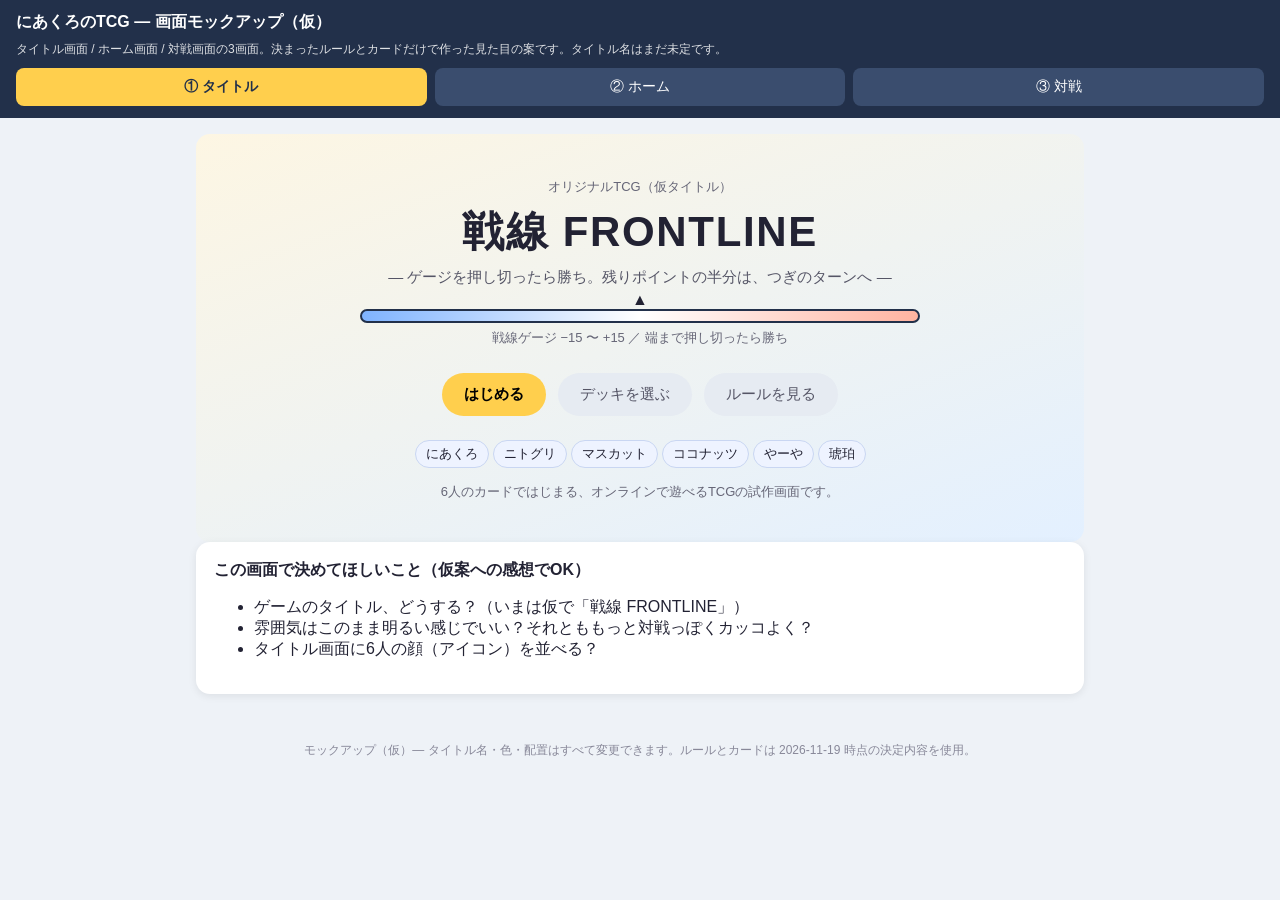
<file: docs/screens-mockup.html>
<!DOCTYPE html>
<!-- にあくろのオリジナルTCG — 画面モックアップ（仮・2026-11-19作成）
     決まっているルールとカードだけを使った見た目のたたき台です。
     タイトル名は未定のため「仮タイトル」としています。数値はすべて例です。
     ルール出典: ~/workspace/tcg/docs/RULES.md, カード出典: ~/workspace/tcg/docs/CARDS.md -->
<html lang="ja">
<head>
<meta charset="utf-8">
<meta name="viewport" content="width=device-width, initial-scale=1">
<title>TCG 画面モックアップ（仮）</title>
<style>
  * { box-sizing: border-box; }
  body { margin: 0; font-family: "Hiragino Kaku Gothic ProN", "Noto Sans JP", sans-serif; background: #eef2f7; color: #223; }
  header { background: #22304a; color: #fff; padding: 12px 16px; position: sticky; top: 0; z-index: 10; }
  header h1 { font-size: 16px; margin: 0 0 8px; }
  header p { font-size: 12px; margin: 0; opacity: .85; }
  nav { display: flex; gap: 8px; margin-top: 10px; }
  nav button { flex: 1; padding: 10px 4px; border: none; border-radius: 8px; background: #3a4d6e; color: #fff; font-size: 14px; cursor: pointer; }
  nav button.active { background: #ffcf4d; color: #22304a; font-weight: bold; }
  main { max-width: 920px; margin: 0 auto; padding: 16px; }
  .screen { display: none; }
  .screen.active { display: block; }
  .card { background: #fff; border-radius: 14px; padding: 18px; margin-bottom: 14px; box-shadow: 0 2px 8px rgba(0,0,0,.08); }
  .btn { display: inline-block; padding: 12px 22px; border-radius: 999px; border: none; background: #ffcf4d; font-size: 15px; font-weight: bold; cursor: pointer; margin: 4px; }
  .btn.sub { background: #e6ebf2; font-weight: normal; }
  .btn.danger { background: #ff8a7a; color: #fff; }
  .muted { color: #667; font-size: 13px; }
  .chips span { display: inline-block; background: #eef3ff; border: 1px solid #c9d6f2; border-radius: 999px; padding: 4px 10px; margin: 2px; font-size: 13px; }
  /* タイトル画面 */
  .title-hero { text-align: center; padding: 44px 16px 28px; background: linear-gradient(160deg, #fdf6e3, #e3f0ff); border-radius: 14px; }
  .title-hero h2 { font-size: 42px; margin: 8px 0; letter-spacing: .04em; }
  .title-hero .sub { font-size: 15px; color: #556; }
  .gauge-mini { height: 14px; border-radius: 999px; background: linear-gradient(90deg, #7fb3ff, #fff 50%, #ffb3a0); border: 2px solid #22304a; position: relative; margin: 22px auto 6px; max-width: 560px; }
  .gauge-mini::after { content: "▲"; position: absolute; left: 50%; top: -20px; transform: translateX(-50%); }
  /* ホーム画面 */
  .deck-grid { display: grid; grid-template-columns: repeat(auto-fit, minmax(240px, 1fr)); gap: 12px; }
  .deck { border: 2px solid #dbe3ef; border-radius: 12px; padding: 14px; background: #fbfcff; }
  .deck.picked { border-color: #ffcf4d; background: #fffbe8; }
  .deck h3 { margin: 0 0 4px; font-size: 16px; }
  /* 対戦画面 */
  .battle { background: #1d2b45; color: #fff; border-radius: 14px; padding: 16px; }
  .battle .row { display: flex; gap: 8px; flex-wrap: wrap; align-items: center; }
  .mini-hand { display: flex; gap: 6px; justify-content: center; margin: 6px 0; }
  .mini-hand .back { width: 44px; height: 60px; border-radius: 6px; background: #c0392b; border: 2px solid #fff3; display: flex; align-items: center; justify-content: center; font-size: 20px; }
  .field { display: flex; gap: 10px; justify-content: center; flex-wrap: wrap; margin: 10px 0; min-height: 110px; }
  .unit { width: 104px; background: #fff; color: #223; border-radius: 10px; padding: 8px; text-align: center; border: 3px solid #9fb4d8; }
  .unit.ally { border-color: #ffcf4d; }
  .unit .cost { font-size: 12px; color: #667; }
  .unit .name { font-weight: bold; font-size: 14px; }
  .unit .stats { font-size: 18px; font-weight: bold; margin-top: 4px; }
  .unit .fx { font-size: 11px; color: #556; margin-top: 4px; line-height: 1.4; }
  .gauge-wrap { background: #fff; color: #223; border-radius: 10px; padding: 12px; margin: 12px 0; }
  .gauge-bar { position: relative; height: 22px; border-radius: 999px; background: linear-gradient(90deg, #7fb3ff, #eee 50%, #ffb3a0); border: 2px solid #22304a; }
  .gauge-marker { position: absolute; top: -8px; width: 4px; height: 34px; background: #22304a; transform: translateX(-50%); }
  .gauge-marker::after { content: "▼"; position: absolute; top: -14px; left: 50%; transform: translateX(-50%); font-size: 12px; }
  .gauge-labels { display: flex; justify-content: space-between; font-size: 12px; color: #667; margin-top: 4px; }
  .hand { display: flex; gap: 8px; justify-content: center; flex-wrap: wrap; }
  .hand .unit { width: 118px; cursor: pointer; }
  .status { background: #fff8db; border: 1px solid #ffcf4d; border-radius: 10px; padding: 10px 12px; font-size: 14px; margin: 10px 0; }
  .points { font-size: 18px; font-weight: bold; }
  .tag { display: inline-block; font-size: 11px; background: #eef3ff; border-radius: 999px; padding: 2px 8px; margin: 2px; }
  footer { text-align: center; color: #889; font-size: 12px; padding: 18px; }
</style>
</head>
<body>
<header>
  <h1>にあくろのTCG — 画面モックアップ（仮）</h1>
  <p>タイトル画面 / ホーム画面 / 対戦画面の3画面。決まったルールとカードだけで作った見た目の案です。タイトル名はまだ未定です。</p>
  <nav>
    <button id="tab-title" class="active" onclick="show('title')">① タイトル</button>
    <button id="tab-home" onclick="show('home')">② ホーム</button>
    <button id="tab-battle" onclick="show('battle')">③ 対戦</button>
  </nav>
</header>
<main>

<!-- ============ ① タイトル画面 ============ -->
<section id="screen-title" class="screen active">
  <div class="title-hero">
    <div class="muted">オリジナルTCG（仮タイトル）</div>
    <h2>戦線 FRONTLINE</h2>
    <div class="sub">― ゲージを押し切ったら勝ち。残りポイントの半分は、つぎのターンへ ―</div>
    <div class="gauge-mini"></div>
    <div class="muted">戦線ゲージ −15 〜 +15 ／ 端まで押し切ったら勝ち</div>
    <div style="margin-top: 22px;">
      <button class="btn" onclick="show('home')">はじめる</button>
      <button class="btn sub" onclick="show('home')">デッキを選ぶ</button>
      <button class="btn sub" onclick="alert('ルール画面（仮）：ポイントは毎ターン+1、残りの半分（切り捨て）を繰り越し。顔への攻撃がいちばんゲージを押せる。')">ルールを見る</button>
    </div>
    <div class="chips" style="margin-top: 18px;">
      <span>にあくろ</span><span>ニトグリ</span><span>マスカット</span><span>ココナッツ</span><span>やーや</span><span>琥珀</span>
    </div>
    <p class="muted">6人のカードではじまる、オンラインで遊べるTCGの試作画面です。</p>
  </div>
  <div class="card">
    <b>この画面で決めてほしいこと（仮案への感想でOK）</b>
    <ul>
      <li>ゲームのタイトル、どうする？（いまは仮で「戦線 FRONTLINE」）</li>
      <li>雰囲気はこのまま明るい感じでいい？それとももっと対戦っぽくカッコよく？</li>
      <li>タイトル画面に6人の顔（アイコン）を並べる？</li>
    </ul>
  </div>
</section>

<!-- ============ ② ホーム画面 ============ -->
<section id="screen-home" class="screen">
  <div class="card">
    <div class="row" style="display:flex; justify-content: space-between; align-items: center;">
      <div><b style="font-size: 20px;">にあくろ</b> <span class="muted">さん、ただいま</span></div>
      <button class="btn" onclick="show('battle')">対戦する</button>
    </div>
    <p class="muted">決まったカード：<b>ゲーマーニトグリ</b>（コスト5・5/4、登場時に味方2体まで攻撃力+1）。ニトグリは5体そろい、汎用戦術も7枚決まった。</p>
  </div>
  <div class="card">
    <b>構築済みデッキ（40枚・同名3枚まで）</b>
    <div class="deck-grid" style="margin-top: 10px;">
      <div class="deck picked">
        <h3>にあくろ × ニトグリ</h3>
        <div class="muted">「妨害と連携」— いまカード決め中のデッキ</div>
        <div><span class="tag">妨害型</span><span class="tag">連携型</span><span class="tag">選択中</span></div>
        <button class="btn sub" onclick="show('battle')">このデッキで対戦</button>
      </div>
      <div class="deck">
        <h3>マスカット × 琥珀</h3>
        <div class="muted">「バランスと手数」</div>
        <div><span class="tag">バランス型</span><span class="tag">ドロー・手数型</span></div>
        <button class="btn sub" onclick="alert('デッキ詳細（仮）：マスカット×3、琥珀×3 ほか、全40枚')">デッキを見る</button>
      </div>
      <div class="deck">
        <h3>ココナッツ × やーや</h3>
        <div class="muted">「パワーとトリック」</div>
        <div><span class="tag">パワー型</span><span class="tag">トリッキー型</span></div>
        <button class="btn sub" onclick="alert('デッキ詳細（仮）：ココナッツ×3、やーや×3 ほか、全40枚')">デッキを見る</button>
      </div>
    </div>
  </div>
  <div class="card">
    <b>メニュー</b><br>
    <button class="btn sub">カード一覧を見る</button>
    <button class="btn sub">デッキを編集する</button>
    <button class="btn sub">ルールを確認する</button>
    <button class="btn sub">フレンドと遊ぶ</button>
    <p class="muted">ホーム画面の役割は「デッキを選んで、すぐ対戦に入れること」。カード一覧は「カードを見ながら決める」ための入り口にもなります。</p>
  </div>
</section>

<!-- ============ ③ 対戦画面 ============ -->
<section id="screen-battle" class="screen">
  <div class="battle">
    <div class="row" style="justify-content: space-between;">
      <div><b>相手</b> <span class="muted">手札 5枚 ／ デッキ 32枚 ／ 背水の陣：未使用</span></div>
      <div class="muted">3ターン目</div>
    </div>
    <div class="mini-hand"><span class="back">🂠</span><span class="back">🂠</span><span class="back">🂠</span><span class="back">🂠</span><span class="back">🂠</span></div>
    <div class="field">
      <div class="unit"><div class="cost">コスト3</div><div class="name">やーや</div><div class="stats">2 / 2</div><div class="fx">登場時、相手ユニット1体を手札に戻す</div></div>
    </div>

    <div class="gauge-wrap">
      <div style="display:flex; justify-content: space-between;"><b>戦線ゲージ</b><span id="gauge-num">現在 +0</span></div>
      <div class="gauge-bar"><div class="gauge-marker" id="gauge-marker" style="left: 50%;"></div></div>
      <div class="gauge-labels"><span>−15（相手の勝ち）</span><span>0</span><span>+15（あなたの勝ち）</span></div>
      <p class="muted" id="gauge-note">顔への攻撃がいちばんゲージを押せる。残り5になったら背水の陣が必須発動。未使用なら残り1で止まる（フィニッシャーだけ貫通）。</p>
      <div>
        <button class="btn sub" onclick="pushGauge(2)">顔へ攻撃 +2</button>
        <button class="btn sub" onclick="pushGauge(4)">顔へ攻撃 +4（ニトグリ連携時）</button>
        <button class="btn sub" onclick="pushGauge(-3)">押し返し −3</button>
        <button class="btn sub" onclick="resetGauge()">リセット</button>
      </div>
      <div class="status" id="gauge-status">ゲージのデモ：ボタンを押すとゲージが動きます。+10（残り5）で相手の背水の陣が発動します。</div>
    </div>

    <div class="row" style="justify-content: space-between;">
      <div><span class="points">ポイント 6</span> <span class="muted">（基本4 + 繰り越し2）・残りの半分（切り捨て）が次ターンへ</span></div>
      <div><button class="btn danger" onclick="alert('ターン終了（仮）：手札が10枚を超えていたら捨てる、デッキ切れで引けないと負け、の確認がここに入ります。')">ターン終了</button></div>
    </div>
    <div class="field">
      <div class="unit ally"><div class="cost">コスト3</div><div class="name">ニトグリ</div><div class="stats">4 / 3</div><div class="fx">連携2：古参（他の古参がいれば攻撃力+2）</div></div>
      <div class="unit ally"><div class="cost">コスト2</div><div class="name">ミニトグリ</div><div class="stats">2 / 1</div><div class="fx">登場時、相手ユニット1体に2ダメージ</div></div>
    </div>
    <div class="muted" style="text-align:center;">あなたの場（2/5体）・手札 5枚・デッキ 32枚・手札上限 10枚</div>
    <div class="hand" style="margin-top: 8px;">
      <div class="unit ally"><div class="cost">コスト3</div><div class="name">にあくろ</div><div class="stats">2 / 2</div><div class="fx">登場時、相手の手札を選んで捨てる</div></div>
      <div class="unit ally"><div class="cost">コスト4</div><div class="name">猫被りにあくろ</div><div class="stats">2 / 3</div><div class="fx">登場時・破壊時、味方1体を2回復</div></div>
      <div class="unit ally"><div class="cost">コスト9</div><div class="name">超自己中的にあくろ</div><div class="stats">7 / 7</div><div class="fx">手札ぜんぶ表向き＋毎ターン3択</div></div>
      <div class="unit ally"><div class="cost">コスト2</div><div class="name">紳士の嗜み</div><div class="stats">戦術</div><div class="fx">2枚ドロー</div></div>
      <div class="unit ally"><div class="cost">コスト3</div><div class="name">押し返し</div><div class="stats">戦術</div><div class="fx">ゲージを3押し戻す</div></div>
    </div>
  </div>
  <div class="card">
    <b>対戦画面の見どころ（仮案）</b>
    <ul>
      <li>いちばん目立つのは<b>戦線ゲージ</b>。数字と位置の両方で「あと何マスで勝ち／負け」がひと目で分かる。</li>
      <li><b>ポイント</b>は「基本＋繰り越し」の内訳つき。残りをどれだけ繰り越せるか（半分・切り捨て）がその場で分かる。</li>
      <li><b>背水の陣</b>は残り5で光って知らせる想定。3つの選択肢（ゲージ3押し戻す／4枚ドロー／次ターン+3ポイント）はそのときだけ大きく出る。</li>
      <li>相手の手札は裏向きが基本。みにあくろ／超自己中的にあくろで表向きになったカードだけ表で見える。</li>
    </ul>
    <p class="muted">決めてほしいこと：ゲージの見せ方（いまの横バーでいい？）、ポイントの表示、背水の陣の出しかた。気になるところだけ教えて。</p>
  </div>
</section>

</main>
<footer>モックアップ（仮）— タイトル名・色・配置はすべて変更できます。ルールとカードは 2026-11-19 時点の決定内容を使用。</footer>
<script>
  let gauge = 0;
  function show(name) {
    document.querySelectorAll('.screen').forEach(s => s.classList.remove('active'));
    document.getElementById('screen-' + name).classList.add('active');
    document.querySelectorAll('nav button').forEach(b => b.classList.remove('active'));
    document.getElementById('tab-' + name).classList.add('active');
    window.scrollTo({ top: 0 });
  }
  function renderGauge(msg) {
    document.getElementById('gauge-num').textContent = '現在 ' + (gauge >= 0 ? '+' : '') + gauge;
    document.getElementById('gauge-marker').style.left = ((gauge + 15) / 30 * 100) + '%';
    if (msg) document.getElementById('gauge-status').textContent = msg;
  }
  function pushGauge(n) {
    let next = gauge + n;
    // 背水の陣が未使用の相手は、残り1（+14）で止まる。フィニッシャーだけ貫通（このデモでは貫通なし）。
    if (next > 14) { gauge = 14; renderGauge('相手の背水の陣が未使用なので、ゲージは残り1（+14）で止まりました。'); return; }
    if (next < -14) { gauge = -14; renderGauge('あなたの背水の陣が未使用なので、ゲージは残り1（−14）で止まりました。'); return; }
    gauge = next;
    if (gauge >= 10) renderGauge('残り5！相手の背水の陣が必須発動します。3つのうち1つを選ばせます（ゲージ3押し戻す／4枚ドロー／次ターン+3ポイント）。');
    else if (gauge <= -10) renderGauge('残り5！あなたの背水の陣が必須発動します。3つのうち1つを選んでください。');
    else if (gauge === 15 || gauge === -15) renderGauge('端まで押し切ったので勝敗が決まります。');
    else renderGauge('ゲージが ' + (gauge >= 0 ? '+' : '') + gauge + ' になりました。残りは勝ちまで ' + (15 - gauge) + '、負けまで ' + (gauge + 15) + ' です。');
  }
  function resetGauge() { gauge = 0; renderGauge('ゲージを 0 に戻しました。'); }
</script>
</body>
</html>
</file>
